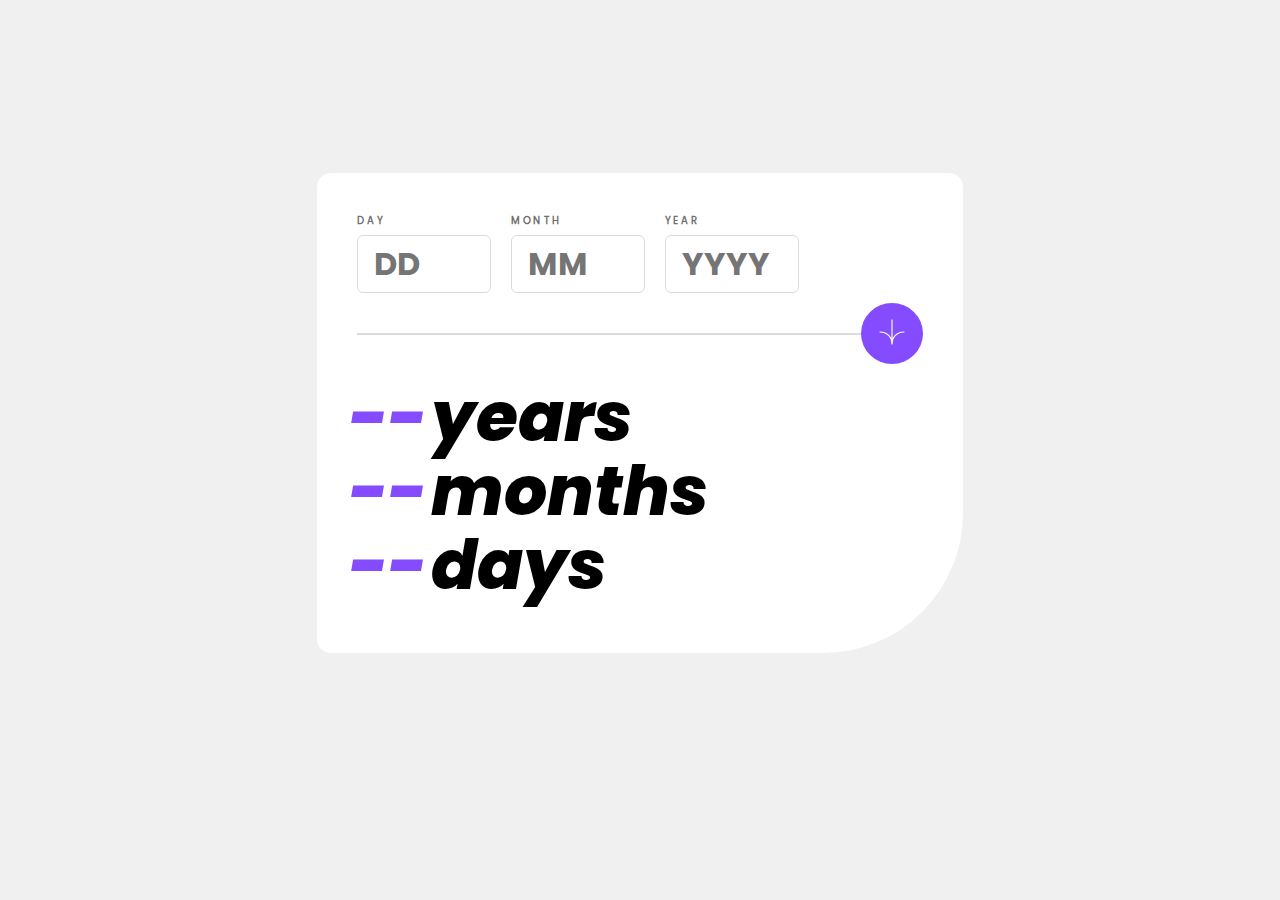
<file: age-calculator-app-main/index.html>
<!DOCTYPE html>
<html lang="en">
  <head>
    <meta charset="UTF-8" />
    <meta http-equiv="X-UA-Compatible" content="IE=edge" />
    <meta name="viewport" content="width=device-width, initial-scale=1.0" />
    <title>Age Calculator</title>
  </head>
  <link rel="stylesheet" href="index.css" />
  <body>
    <main>
      <section class="topArea">
        <section id="dobInputArea">
          <div class="dobInput">
            <label for="day">D A Y</label>
            <input type="text" name="day" id="Day" placeholder="DD"/>
            <label id="dayTargeted"></label>
          </div>
          <div class="dobInput">
            <label for="month">M O N T H</label>
            <input type="text" name="month" id="Month" placeholder="MM" />
            <label id="monthTargeted"></label>
          </div>
          <div class="dobInput">
            <label for="day">Y E A R</label>
            <input type="text" name="year" id="Year" placeholder="YYYY" />
            <label id="yearTargeted"></label>
          </div>
        </section>

        <section class="buttonElement">
          <button class="button">
            <img
              height="26px"
              width="26px"
              src="assets/images/icon-arrow.svg"
              alt="click"
            />
          </button>
        </section>
      </section>

      <section id="ageDisplay">
        <div class="ageValueAttribute">
          <p class="ageYearValue">--</p>
          <p class="ageAttribute">years</p>
        </div>
        <div class="ageValueAttribute">
          <p class="ageMonthValue">--</p>
          <p class="ageAttribute">months</p>
        </div>
        <div class="ageValueAttribute">
          <p class="ageDayValue">--</p>
          <p class="ageAttribute">days</p>
        </div>
      </section>
    </main>
    <script src="index.js"></script>
  </body>
</html>
</file>
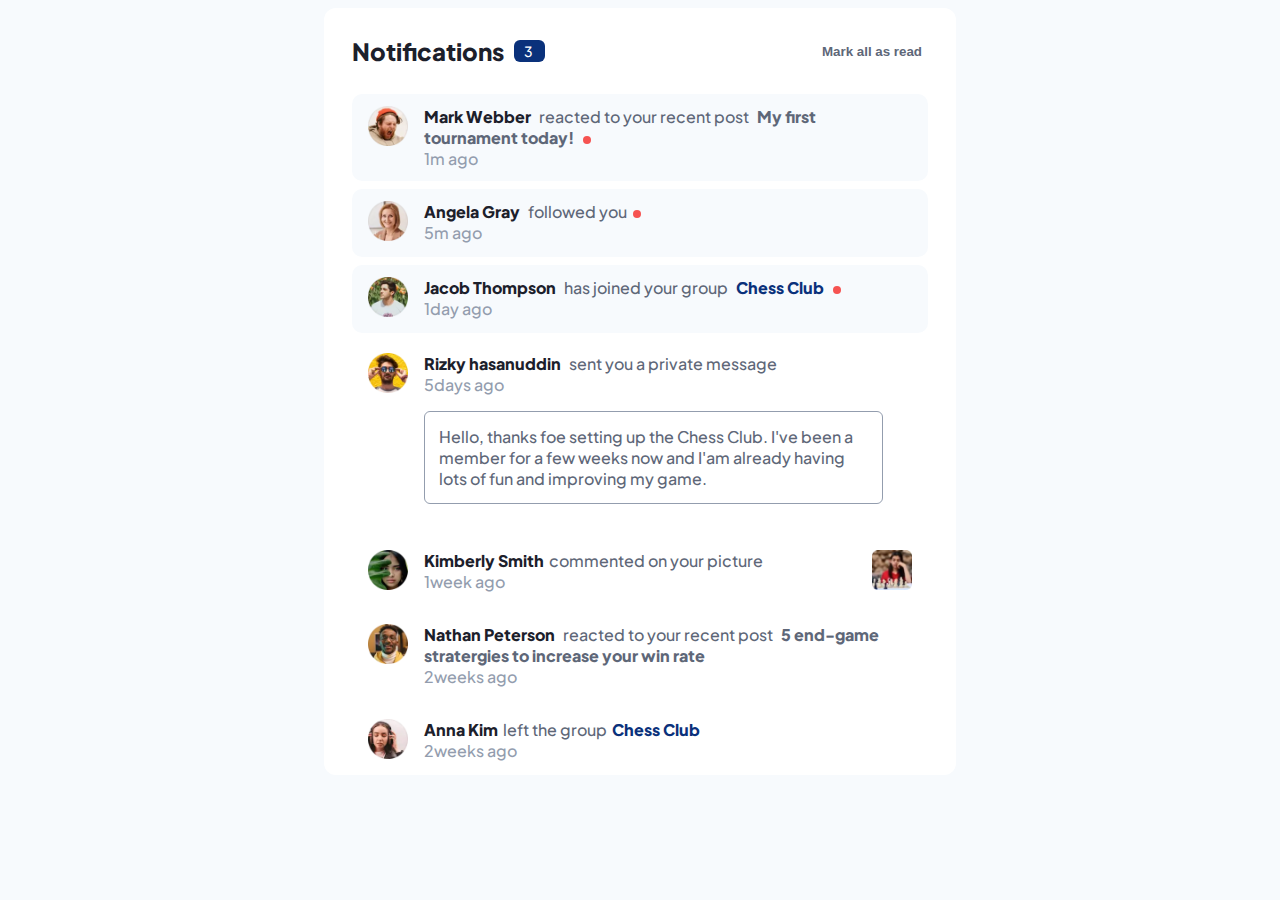
<file: notifications-page-main/index.html>
<!DOCTYPE html>
<html lang="en">
<head>
  <meta charset="UTF-8">
  <meta http-equiv="X-UA-Compatible" content="IE=edge">
  <meta name="viewport" content="width=device-width, initial-scale=1.0">
  <title>Notifications</title>
</head>
<link rel="stylesheet" href="index.css">
<body>
        <main>
          <section class="notification-information">
            <section class="notification-count">
              <p>Notifications</p>
              <div class="count">3</div>
            </section>
            <button>Mark all as read</button>
          </section>
          
          <section class="notification-box">
            
            <section class="notification dot">
              <section class="notification-image"><img src="assets/images/avatar-mark-webber.webp" alt=""></section>
              <section class="notification-content">
                <p class="notification-para"> <strong>Mark Webber</strong> reacted to your recent post <span >My first tournament today!</span> <span class="dotted"></span></p>
                <section class="notification-time">1m ago</section>
              </section>
            </section>

            <section class="notification dot">
              <section class="notification-image"><img src="assets/images/avatar-angela-gray.webp" alt=""></section>
              <section class="notification-content">
                <p class="notification-para"> <strong>Angela Gray</strong> followed you<span class="dotted"></span></p>
                <section class="notification-time">5m ago</section>
              </section>
            </section>

            <section class="notification dot">
              <section class="notification-image"><img src="assets/images/avatar-jacob-thompson.webp" alt=""></section>
              <section class="notification-content">
                <p class="notification-para"> <strong>Jacob Thompson</strong> has joined your group <span class="chess">Chess Club</span> <span class="dotted"></span></p>
                <section class="notification-time">1day ago</section>
              </section>
            </section>

            <section class="notification">
              <section class="notification-image"><img src="assets/images/avatar-rizky-hasanuddin.webp" alt=""></section>
              <section class="notification-content">
                <p class="notification-para"> <strong>Rizky hasanuddin</strong> sent you a private message</p>
                <section class="notification-time">5days ago</section>
                <section class="secret-message">
                  <p>Hello, thanks foe setting up the Chess Club. I've been a member for a few weeks now and I'am already 
                    having lots of fun and improving my game.
                  </p>
                </section>
              </section>
            </section>

            <section class="notification-chess">
              <section class="notification-image"><img src="assets/images/avatar-kimberly-smith.webp" alt=""></section>
              <section class="notification-content-chess">
                <section>
                  <p class="notification-para"> <strong>Kimberly Smith</strong>commented on your picture</p>
                  <section class="notification-time">1week ago</section>
                </section>
                <section>
                  <img src="assets/images/image-chess.webp" alt="">
                </section>

              </section>
            </section>

            <section class="notification">
              <section class="notification-image"><img src="assets/images/avatar-nathan-peterson.webp" alt=""></section>
              <section class="notification-content">
                <p class="notification-para"> <strong>Nathan Peterson</strong> reacted to your recent post <span >5 end-game stratergies to increase your win rate</span></p>
                <section class="notification-time">2weeks ago</section>
              </section>
            </section>

            <section class="notification">
              <section class="notification-image"><img src="assets/images/avatar-anna-kim.webp" alt=""></section>
              <section class="notification-content">
                <p class="notification-para"> <strong>Anna Kim</strong>left the group<span class="chess">Chess Club</span></p>
                <section class="notification-time">2weeks ago</section>
              </section>
            </section>

          </section>
        </main>
        <script src="index.js"></script>
</body>
</html>
</file>
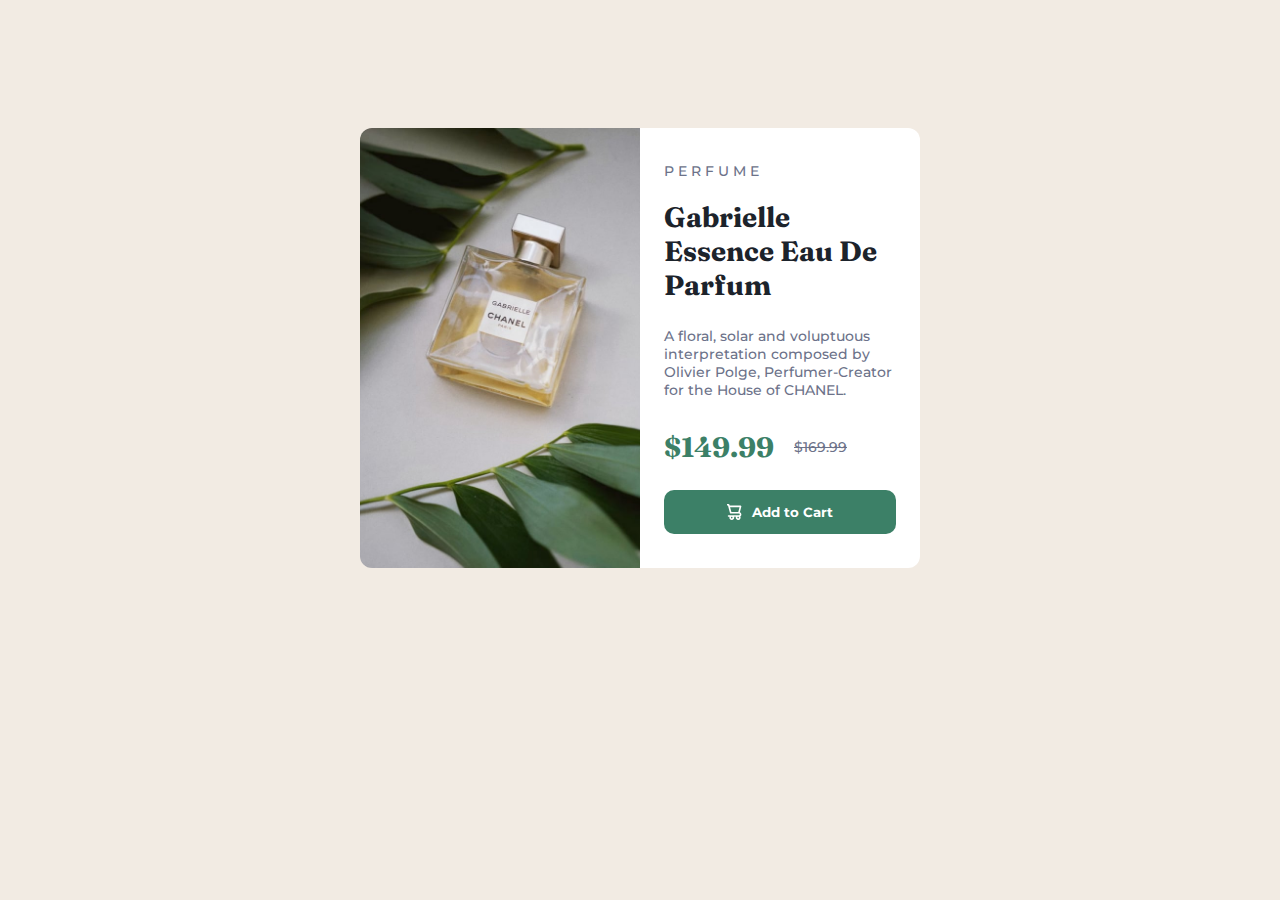
<file: product-preview-card-component-main/index.html>
<!DOCTYPE html>
<html lang="en">
<head>
  <meta charset="UTF-8">
  <meta http-equiv="X-UA-Compatible" content="IE=edge">
  <meta name="viewport" content="width=device-width, initial-scale=1.0">
  <title>Card Component</title>
  <link rel="stylesheet" href="index.css">
</head>
<body>
    <main>
      <section id="productImage"></section>
      <section id="productDescription">
        <p class="productHeading">P E R F U M E</p>
        <p class="productName">Gabrielle Essence Eau De Parfum</p>
        <div class="productDetails">

          <p class="productDetail">A floral, solar and voluptuous
            interpretation composed by Olivier Polge, 
            Perfumer-Creator for the House of CHANEL.</p>
        </div>
        <div class="productPrice">
          <p class="salePrice">$149.99</p>
           <p class="realPrice">$169.99</p>
        </div>
        <div class="productButton">
          <button>
            <img class="cartImage" src="images/icon-cart.svg" alt="cart">
            <p class="productAdd">Add to Cart</p>
          </button>
        </div>
      </section>
    </main>
</body>
</html>
</file>
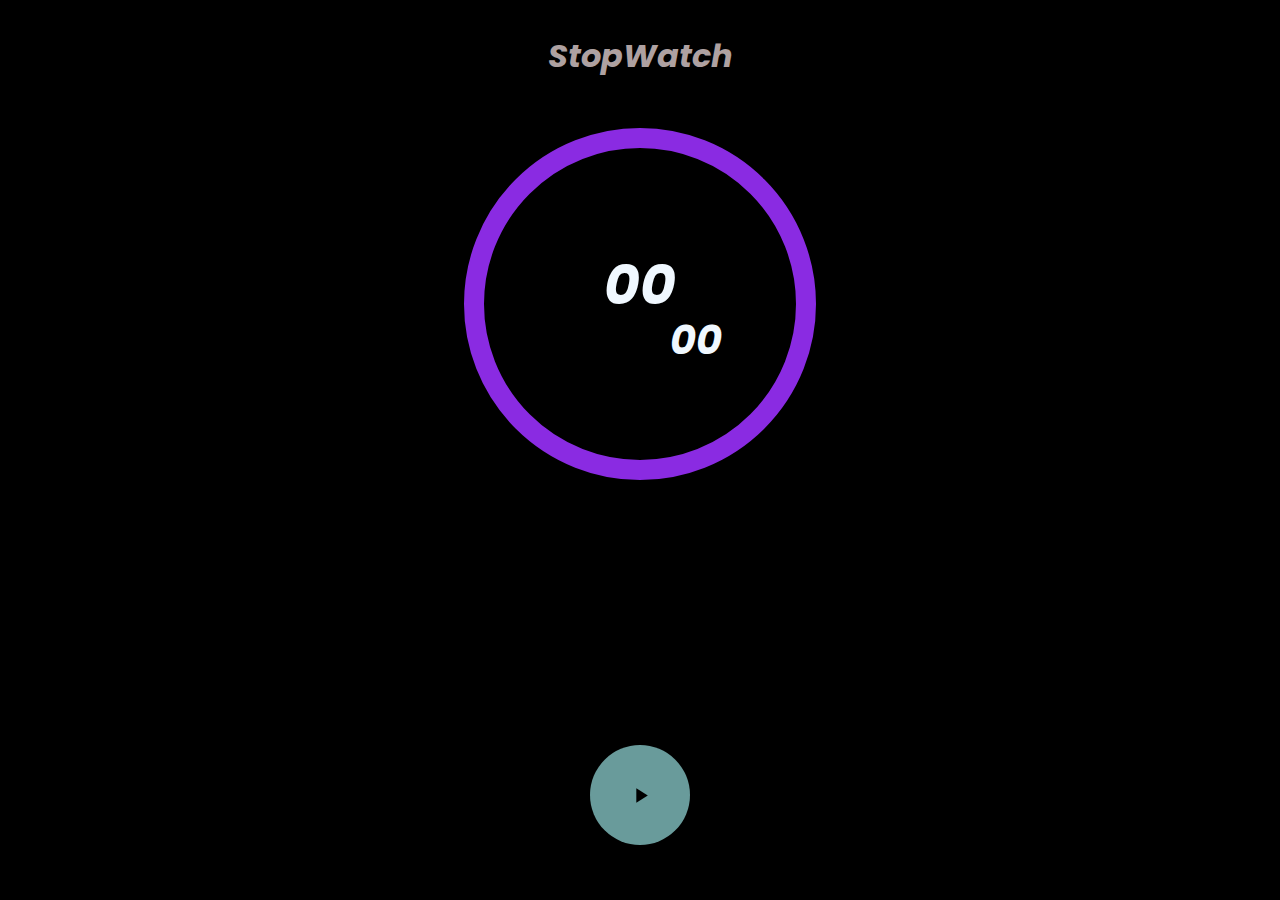
<file: stopwatch/index.html>
<!DOCTYPE html>
<html lang="en">
  <head>
    <meta charset="UTF-8" />
    <meta http-equiv="X-UA-Compatible" content="IE=edge" />
    <meta name="viewport" content="width=device-width, initial-scale=1.0" />
    <title>Stopwatch</title>
    <link rel="stylesheet" href="index.css" />
  </head>
  <body>

    <header>
      <p>StopWatch</p>
    </header>

    <main>
      <section class="running-timer">
        <section class="time">
          <section class="hour">
            <p class="zero-keeper">0</p>
            <p class="hourCount">00</p>
          </section>

          <p class="hourName">:</p>

          <section class="minute">
            <p class="zero-keeper">0</p>
            <p class="minuteCount">00</p>
          </section>

          <p class="minuteName">:</p>

          <section class="second">
            <p class="zero-keeper">0</p>
            <p class="secondCount">00</p>
          </section>
        </section>

        <section class="time-ms">
          <section class="ms">
            <p class="zero-keeper">0</p>
            <p class="msCount">0</p>
          </section>
        </section>
      </section>

      <section class="laps-display">
        <section class="overflow">
          <section class="numbering"></section>
          <section class="display-time">
            <section class="display-hour"></section>
            <section class="display-min"></section>
            <section class="display-sec"></section>
          </section>
        </section>
      </section>

      <section class="action">
        <section class="buttonChange resetArea">
          <button class="reset">
            <img
              height="25px"
              width="25px"
              src="icons/restart_alt_FILL1_wght400_GRAD0_opsz48.svg"
              alt=""
            />
          </button>
        </section>
        <section class="buttonChange">
          <button class="playPause">
            <img
              height="25px"
              width="25px"
              src="icons/play_arrow_FILL1_wght400_GRAD0_opsz48.svg"
              alt=""
            />
          </button>
          <button class="pause">
            <img
              height="25px"
              width="25px"
              src="icons/pause_FILL1_wght400_GRAD0_opsz48.svg"
              alt=""
            />
          </button>
        </section>
        <section class="buttonChange lapsArea">
          <button class="time-laps">
            <img
              height="25px"
              width="25px"
              src="icons/timer_FILL0_wght400_GRAD0_opsz48.svg"
              alt=""
            />
          </button>
        </section>
      </section>
    </main>
    <script src="index.js"></script>
  </body>
</html>
</file>
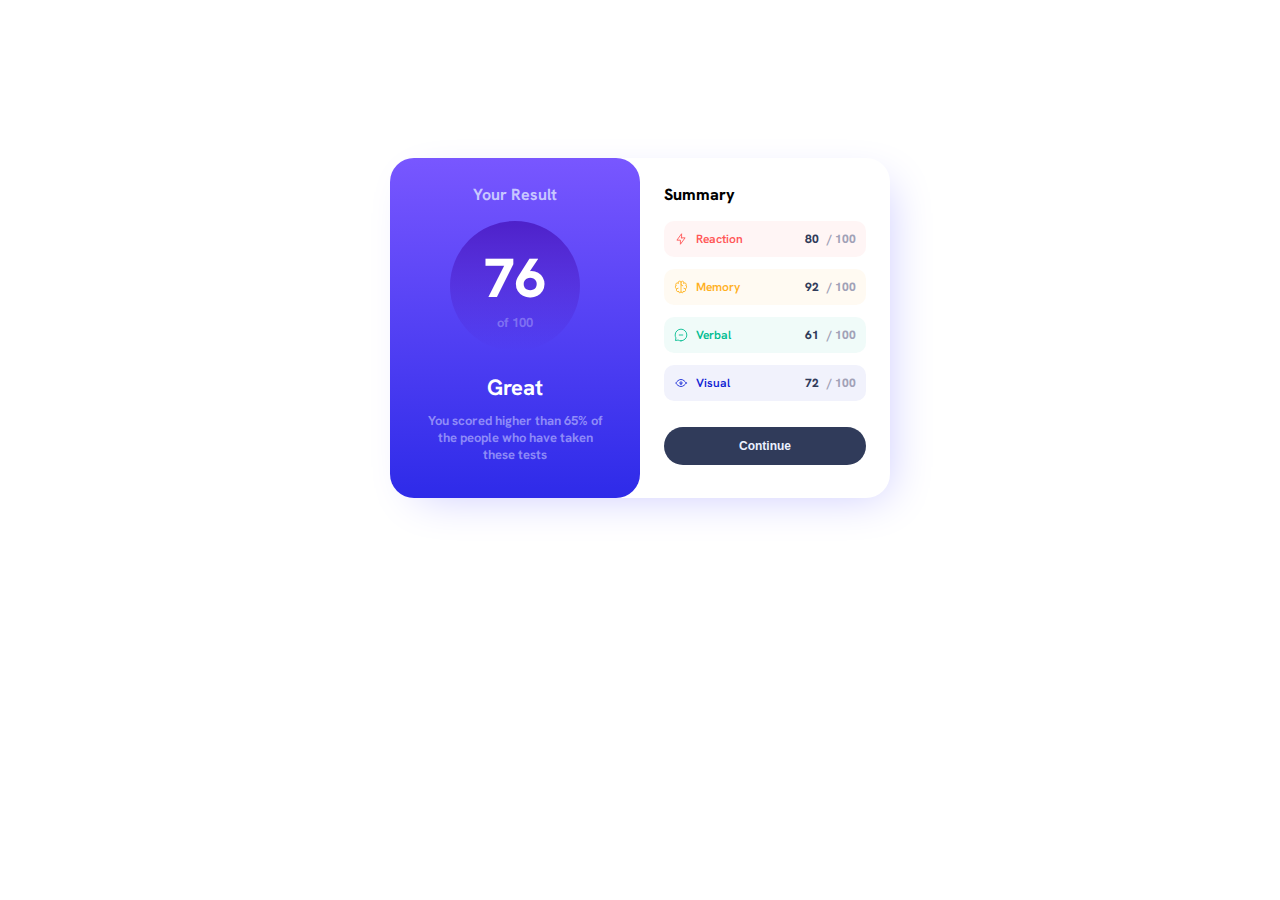
<file: results-summary-component-main/results-summary-component-main/index.html>
<!DOCTYPE html>
<html lang="en">
<head>
  <meta charset="UTF-8">
  <meta http-equiv="X-UA-Compatible" content="IE=edge">
  <meta name="viewport" content="width=device-width, initial-scale=1.0">
  <title>Results</title>
  <link rel="stylesheet" href="index.css">
</head>
<body>
<main>
             <section id="result">
              <p class="yourResult">Your Result</p>
              <div id="resultTotal">
                <p class="resultMarks">76</p>
                <p class="resultoutof">of 100</p>
              </div>
              <p class="resultRemark">Great</p>
              <p class="resultdetail">You scored higher than 65% of</p>
              <p class="resultdetail">the people who have taken</p>
              <p class="resultdetail">these tests</p>
             </section>

             <section id="summary">
              <p>Summary</p>
              <div class="specific reaction" >
                <div class="summaryName">
                  <img src="assets/images/icon-reaction.svg" alt="R">
                  <span>Reaction</span>
                </div>
                <div class="summaryMarks">
                  <span>80</span>
                  <span class="outof"> / 100</span>
                </div>
              </div>
              <div class="specific memory" >
                <div class="summaryName">
                  <img src="assets/images/icon-memory.svg" alt="R">
                  <span>Memory</span>
                </div>
                <div class="summaryMarks">
                  <span>92</span>
                  <span class="outof"> / 100</span>
                </div>
              </div>
              <div class="specific verbal" >
                <div class="summaryName">
                  <img src="assets/images/icon-verbal.svg" alt="R">
                  <span>Verbal</span>
                </div>
                <div class="summaryMarks">
                  <span>61</span>
                  <span class="outof"> / 100</span>
                </div>
              </div>
              <div class="specific visual" >
                <div class="summaryName">
                <img src="assets/images/icon-visual.svg" alt="R">
                <span>Visual</span>
              </div>
              <div class="summaryMarks">
                <span>72</span>
                <span class="outof"> / 100</span>
              </div></div>
              <div class="summaryButton">

                <button>Continue</button>
              </div>
             </section>

</main>             
</body>
</html>
</file>
<file: age-calculator-app-main/index.css>
:root{
  --White: hsl(0, 0%, 100%);
  --Offwhite: hsl(0, 0%, 94%);
  --Lightgrey: hsl(0, 0%, 86%);
  --Smokeygrey: hsl(0, 1%, 44%);
  --Offblack: hsl(0, 0%, 8%);
  --Purple: hsl(259, 100%, 65%);
  --Lightred: hsl(0, 100%, 67%);
  
}


@font-face {
  font-family: pop;
  src: url(assets/fonts/Poppins-Regular.ttf);
}
@font-face {
  font-family: popextrabold;
  src: url(assets/fonts/Poppins-ExtraBoldItalic.ttf);
}
@font-face {
  font-family: popbold;
  src: url(assets/fonts/Poppins-Bold.ttf);
}
@font-face {
  font-family: popitalic;
  src: url(assets/fonts/Poppins-Italic.ttf);
}


body{
  
  background-color: var(--Offwhite);
  height: 90vh;
  display: flex;
  justify-content: center;
  align-items: center;
}


main{
  /* width: %; */
  background-color: var(--White);
  border-radius: 14px 14px 140px 14px;
  
}


#dobInputArea{
  display: flex;
  gap:20px;
}


input{
  font-family: popbold;
  padding: 4px 16px 4px 16px;
  max-width:100px ;
  font-size: 32px;
  outline: none;
  border: 1px solid var(--Lightgrey);
  border-radius: 6px ;
}


#dayTargeted,#monthTargeted,#yearTargeted{
  font-weight: 500;
  font-family: popitalic;
  color: var(--Lightred);
}
input:hover,input:focus{
  border: 1px solid var(--Offblack);
}

label{
  font-family: pop;
  font-size: 10px;
  font-weight: 800;
  color: var(--Smokeygrey);
}


.dobInput{
  display: flex;
  flex-direction: column;
  gap: 6px;
}


.topArea{
  display: flex;
  border-bottom:2px solid var(--Lightgrey);
  margin:  40px 40px 0px 40px;
  padding-bottom: 34px;
}


.buttonElement{
  margin-left: 22px;
}


button:hover,button:focus{
  background-color: var(--Offblack);
}


button{
  position: relative;
  top:105%;
  padding: 16px 18px 16px 18px;
  border-radius: 100%;
  margin-left: 40px;
  background-color: var(--Purple);
  border: none;
}


#ageDisplay{
  font-family: popextrabold;
  font-size: 68px;
  display: flex;
  flex-direction: column;
  margin: 32px;
  padding-bottom:32px ;
}


.ageValueAttribute{
  display: flex;
  gap: 4px;
  margin-bottom: -28px ;
}


.ageValueAttribute p{
  margin: 0px;
}


.ageYearValue,.ageMonthValue,.ageDayValue{
  color: var(--Purple);
}




@media(width<680px){

  button{
      position: absolute;
      top: 80%;
      left: 41%;
      margin: 0px;
  }

  main{
      width: 90%;
      margin:  auto;
      border-radius: 18px 18px 90px 18px;
  }

  input{
      font-size: 20px;
      width:70%;
      padding: 8px 12px 8px 12px;
      border-radius: 6px;

  }
  #dobInputArea{
      padding-bottom: 30px;
      gap: 12px;
      justify-content: space-around;
  }

  .dobInput{
      display: flex;
  }

  .topArea{
      position: relative;
      display: block;
      margin: 40px 24px 0px 24px;
      padding-bottom: 30px;
  }

  label{
      font-size: 12px;
  }

  #ageDisplay{
      padding-bottom: 20px;
      font-size: 55px;
      margin: 55px 0px 40px 24px;
  }
  .ageValueAttribute{
    margin-bottom: -20px;
  }  

}




@media(width<375px){
  input{
      font-size: 16px;
      width:50px;
      padding: 6px 8px 6px 8px;
      border-radius: 6px;
  }
  main{
    width: 100%;
  }
  #dobInputArea{
      padding-bottom: 20px;
      gap: 2px;
      justify-content: space-around;
  }

  button{
      left:37%;
  }

  #ageDisplay{
    padding-bottom: 12px;
      font-size:42px ;
  }
  .ageValueAttribute{
    margin-bottom: -10px;
  }  
  

}
</file>
<file: notifications-page-main/index.css>
:root{
   --White: hsl(0, 0%, 100%);
   --Verylightgrayishblue: hsl(210, 60%, 98%);
   --Lightgrayishblue1: hsl(211, 68%, 94%);
   --Lightgrayishblue2: hsl(205, 33%, 90%);
   --Grayishblue: hsl(219, 14%, 63%);
   --Darkgrayishblue: hsl(219, 12%, 42%);
   --Verydarkblue: hsl(224, 21%, 14%);
   --Red: hsl(1, 90%, 64%);
   --Blue: hsl(219, 85%, 26%);
}

@font-face {
    font-family:plus ;
    src: url(assets/fonts/PlusJakartaSans-VariableFont_wght.ttf);
}

body{
    font-family: plus;
    font-weight: 500;
    font-size: 16px;
    background-color: var(--Verylightgrayishblue);
    display: flex;
    justify-content: center;
    align-items: center;
}
main{
    color: var(--Darkgrayishblue);
    width: 50%;
    background-color: var(--White);
    border-radius: 12px;
    /* margin-top: 100px; */
    /* margin: auto; */
    
}
.notification-information{
    display: flex;
    justify-content: space-between;
    align-items: center;
    margin: 28px 28px 28px 28px;
}
.notification-count{
    display: flex;
    justify-content: center;
    align-items: center;
    gap: 10px;
}
.notification-count div{
    background-color: var(--Blue);
    padding: 2px 12px 2px 10px;
    font-weight: 500;
    color: var(--White);
    font-size: 14px;
    border-radius: 6px;
}

.notification-count >p{
    font-size: 24px;
    color: var(--Verydarkblue);
    font-weight: 800;
    margin: 0px;
}

button:hover{
    color: var(--Blue);
}

.dotted{
    display: inline-block;
    height: 8px;
    width: 3px;
    border-radius: 50%;
    margin-left: 6px;
    /* margin-bottom: 1px; */
    background-color:var(--Red);
}

button{
    background-color: var(--White);
    outline: none;
    border: none;
    color: var(--Darkgrayishblue);
    font-weight: 600;
}
.notification-box{
    display: flex;
    flex-direction: column;
    gap: 8px;
    margin: 12px 28px 0px 28px;
}
.notification{
    display: flex;
    gap: 16px;
    padding: 12px 16px 12px 16px;
    border-radius: 10px;
    
}
.notification-image img{
    height: 40px;
    width: 40px;
}
.secret-message p{
    border: 1px solid var(--Grayishblue);
    width: 88%;
    border-radius: 6px;
    padding: 14px;
}

.secret-message p:hover{
    background-color: var(--Lightgrayishblue1);
}

.notification-content-chess{
    display: flex;
    /* position: relative; */
    /* justify-content: space-between; */
}
.notification-chess{
    display: flex;
    position: relative;
    gap: 16px;
    /* align-items: center; */
    padding: 10px 64px 10px 16px;
    /* border: 1px solid; */
    border-radius: 10px;
}
.notification-content-chess section img{
    position: absolute;
    right: 16px;
    /* align-items: center; */
}


.notification-content-chess img{
    height: 40px;
    width: 40px;
}

strong{
    font-weight: 800;
    padding-right: 5px;
    color: var(--Verydarkblue);
}
strong:hover,strong:focus{
    color: var(--Blue);
}
span{
    padding-left: 5px;
    color: var(--Darkgrayishblue);
    font-weight: 800;
}

span:hover{
    color: var(--Blue);
}

.chess{
    font-weight: 800;
    color: var(--Blue);
}

.notification-content{
    display: flex;
    flex-direction: column;
}

.notification-para{
    margin: 0px;
}

.notification-time{
    color: var(--Grayishblue);
}
.dot{
    background-color: var(--Verylightgrayishblue);
}


@media(width<1200px){
    main{
        width: 70%;
    }
}

@media(width<600px){
    body{
        margin: 0px;
        align-items: start;
    }
    main{
        font-size: 12px;
        width: 100%;
        /* margin: auto */
        ;
    }
    .notification-box{
        margin: 24px 14px 2px 14px;
    }
    .notification-information{
        margin: 24px 14px 10px 14px ;
    }
    .notification-information p{
        font-size: 18px;

    }
}
</file>
<file: product-preview-card-component-main/index.css>
:root{
    --height:440px;
    --width:280px;
    --Darkcyan: hsl(158, 36%, 37%);
    --Cream: hsl(30, 38%, 92%);
    --Verydarkblue: hsl(212, 21%, 14%);
    --Darkgrayishblue: hsl(228, 12%, 48%);
    --White: hsl(0, 0%, 100%);
}
@font-face {
    font-family: Monster;
    src: url(fonts/Montserrat/Montserrat-VariableFont_wght.ttf);
}
@font-face {
    font-family: fraunce;
    src: url(fonts/Fraunces/Fraunces-VariableFont_SOFT_WONK_opsz_wght.ttf);
}
body{
    display: flex;
    justify-content: center;
    align-items:center;
    background-color: var(--Cream);
}
main{
    display: flex;
    justify-content: center;
    align-items: center;
    margin:120px 10px 0px 10px;
    font-size: 14px;
    font-weight: 500;

}
#productImage{
    height: var(--height);
    width: var(--width);
    background-image: url(images/image-product-desktop.jpg);
    background-position: center;
    background-size:cover;
    border-radius: 12px 0px 0px 12px;
}
#productDescription{
    height: var(--height);
    width:var(--width);
    display: flex;
    flex-direction: column;
    justify-content: center;
    font-family: Monster;
    border-radius: 0px 12px 12px 0px;
    background-color: var(--White);
    
}
#productDescription>*{
    margin-left: 24px;
    margin-right: 24px;
    margin-top: 10px;
    margin-bottom: 10px;

}
.productHeading{
    color: var(--Darkgrayishblue);

}
.productName{
    font-family: fraunce;
    font-size: 28px;
    font-weight: 700;
    color: var(--Verydarkblue);
}
.productDetail{
    font-style:normal;
    color: var(--Darkgrayishblue);
    margin-top: 5px;
    margin-bottom: 5px;
}
.productPrice{
    display: flex;
    justify-content: start;
    align-items: center;
    gap: 20px;
}
.salePrice{
    font-size: 28px;
    font-weight: 700;
    font-family: fraunce;
    margin:0%;
    color: var(--Darkcyan);
}
.realPrice{
    text-decoration: line-through;
    color: var(--Darkgrayishblue);
}
.productButton{
    display: flex;
    justify-content: center;
    align-items: center;
}
button{
    font-family: Monster;
    font-weight: 700;
    color: var(--White);
    display: flex;
    justify-content: center;
    align-items: center;
    gap: 10px;
    width: 100%;
    border-radius: 10px;
    background-color: var(--Darkcyan);
    border: none;
}
button:hover{
    background-color: hsl(161, 48%, 15%);;
}

@media(width<575px) {
    main{
        flex-direction: column;
        margin: 28px 12px 28px 12px;

    }
    #productImage{
        background-image: url(images/image-product-mobile.jpg);
        background-position: center;
        background-size:cover;
        background-repeat: no-repeat;
        height: 220px;
        width: 100%;
        border-radius: 10px 10px 0px 0px;
    }
    #productDescription{
        width: 100%;
        height: 360px;
        /* height:100%; */
        border-radius: 0px 0px 10px 10px;
    }
    #productDescription>*{
        margin-top: 6px;
        margin-bottom: 6px;
    }
    .productDetails{
        display: flex;
        flex-wrap: wrap;
        text-justify:inter-word;
    }
}
</file>
<file: stopwatch/index.css>
@font-face {
  font-family: popins;
  src: url(fonts/Poppins-Regular.ttf);
}
@font-face {
  font-family: popinsBold;
  src: url(fonts/Poppins-BoldItalic.ttf);
}

header{
  position: absolute;
  color: rgb(174, 161, 161);
  top: 0%;
  font-size: 32px;
  font-family: popinsBold;
  
}

body {
  display: flex;
  justify-content: center;
  align-items: center;
  height: 100%;
  font-size: 55px;
  font-family: popins;
  background-color: black;
}

main {
  width: 80vw;
  height: 100%;
  color: aliceblue;
  background-color: black;
  display: flex;
  flex-direction: column;
  justify-content: center;
  align-items: center;
  padding: 20px;
}

.time {
  font-family: popinsBold;
  display: flex;
  align-items: center;
}

.time p {
  margin-top: 0px;
  margin-bottom: 0px;
}

.hour,
.minute,
.second {
  height: 72px;
  width: 72px;
  display: flex;
  justify-content: center;
  align-items: center;
}

.running-timer {
  height: 192px;
  width: 192px;
  display: flex;
  flex-direction: column;
  justify-content: center;
  align-items: center;
  border: 20px solid blueviolet;
  padding: 60px;
  border-radius: 50%;
  margin-top: 100px;
}

.time-ms,
.ms {
  display: flex;
  justify-content: end;
  align-items: center;
  font-size: 40px;
  height: 40px;
  font-family: popinsBold;
  width: 85%;
}

.laps-display {
  font-size: 20px;
  display: flex;
  flex-direction: column;
  gap: 20px;
}

.laps-display > section {
  display: flex;
  gap: 6px;
  justify-content: center;
  /* border-radius: 0px 0px 25px 25px; */
  
}

.numbering {
  font-size: 16px;
  margin: 8px;
  display: flex;
  flex-direction: column;
  height: 25vh;
}

.overflow {
  display: flex;
  /* height: 4vh; */
  justify-content: center;
  overflow: hidden;
  overflow-y: scroll;
  scrollbar-width: none;
}

.numbering p {
  margin-top: 0px;
  margin-bottom: 0px;
}

.overflow::-webkit-scrollbar {
  display: none;
}

.display-time {
  font-size: 16px;
  display: flex;
  height: 25vh;
  justify-content: center;
}

.display-time section {
  margin: 8px;
}

.display-time section p {
  margin-top: 0px;
  margin-bottom: 0px;
}

.action {
  display: flex;
  position: absolute;
  bottom: 5%;
  backdrop-filter: blur(0.55px);
}

.action section {
  display: flex;
  justify-content: center;
  align-items: center;
  height: 120px;
  width: 140px;
  
}

.buttonChange{
  background-color: rgba(0, 0, 0, 0.295);
}

.playPause
{
  position: relative;
  border-radius: 50%;
  height: 100px;
  width: 100px;
  border: none;
  background-color: rgb(105, 155, 155);
  
}

.buttonChange button {
  display: flex;
  justify-content: center;
  align-items: center;
}

.pause {
  position: relative;
  height: 100px;
  width: 100px;
  border-radius: 50%;
  font-size: 32px;
  border: none;
  background-color: rgb(105, 155, 155);
}

.reset,
.time-laps {
  height: 60px;
  width: 60px;
  border-radius: 50%;
  border: none;
  background-color: rgb(138, 106, 169);
}


@media(width<450px){
  .action .resetArea,.action .lapsArea{
    width: 90px;
  }
}


@media (width<350px) {
  body {
    font-size: 35px;
  }
  .ms {
    font-size: 35px;
    font-family: popinsBold;
  }
  .running-timer {
    padding: 20px;
  }
  .action section {
    width: 120px;
    height: 100px;
  }
  .action .resetArea,.action .lapsArea{
    width: 70px;
  }

  .playPause {
    height: 100px;
    width: 100px;
    border-radius: 50%;
  }
  .pause {
    height: 100px;
    width: 100px;
  }
  .reset,
  .time-laps {
    height: 50px;
    width: 50px;
  }
}
</file>
<file: results-summary-component-main/results-summary-component-main/index.css>
:root{
    --height:340px;
    --width:250px;
    --White: hsl(0, 0%, 100%);
--Paleblue: hsl(221, 100%, 96%);
--Lightlavender: hsl(241, 100%, 89%);
--Darkgrayblue: hsl(224, 30%, 27%);
--Lightred: hsl(0, 100%, 67%);
--Orangeyyellow: hsl(39, 100%, 56%);
--Greenteal: hsl(166, 100%, 37%);
--Cobaltblue: hsl(234, 85%, 45%);
}
@font-face{
    font-family: custom1;
    src: url(assets/fonts/HankenGrotesk-VariableFont_wght.ttf);
}
body{
    display: flex;
    justify-content: center;
}
main{
        font-family: custom1;
        display: flex;
        /* flex-direction: column; */
        justify-content: center;
        align-items: center;
        margin-top: 150px;
        border-radius: 24px;
        box-shadow:12px 12px 46px -15px  var(--Lightlavender);
}

#result{
    /* border: 2px solid; */
    
    border-radius: 24px;
    height: var(--height);
    width: var(--width);
    display:flex;
    flex-direction: column;
    align-items: center;
    background-image:linear-gradient(hsl(252, 100%, 67%),hsl(241, 81%, 54%)) ;

}
.yourResult{
    margin-top: 26px;
    font-size: 16px;
    font-weight: 700;
    color: var(--Lightlavender);
}
#resultTotal{
    height: 80px;
    width: 80px;
    padding: 25px;
    border-radius: 50%;
    display: flex;
    flex-direction: column;
    justify-content: center;
    align-items: center;
    background-image: linear-gradient(hsla(256, 72%, 46%, 1),hsla(241, 72%, 46%, 0));
}
.resultMarks{
    font-size: 55px;
    font-weight: 800;
    margin: 0px;
    color: var(--White);
}
.resultoutof{
    margin: 0px;
    font-size: 13px;
    font-weight: 700;
    color:hsla(241, 100%, 89%,0.4) ;
}
.resultdetail{
    font-size: 13px;
    font-weight: 700;
    margin: 0px;
    color:hsla(241, 100%, 89%,0.6);
}
.resultRemark{
    font-weight: 700;
    font-size: 22px;
    color: var(--White);
    margin-bottom: 10px;
}

#summary{
        height: var(--height);
        width: var(--width);
        border-radius: 0px 24px 24px 0px;
        display: flex;
        flex-direction: column;
        /* justify-content: center; */
        /* align-items: center; */
        /* margin: 54px; */

    
}
#summary >p{
    font-weight: 800;
    margin-left: 24px;
    margin-top: 26px;
}

.specific{
    font-size: 12px;
    display: flex;
    justify-content: space-between;
    align-items: center;
    margin-left: 24px;
    margin-right: 24px;
    margin-bottom: 12px;
    padding: 10px;
    border-radius: 10px;
}    
.summaryName img{
    height: 14px;
    width: 14px;
}
.specific div{
    display: flex;
    justify-content: center;
    align-items: center;
    gap: 8px;
}
.summaryButton{
    margin-left: 24px;
    margin-right: 24px;
}
button{
    margin: auto;
    margin-top: 14px;
    /* position: absolute; */
    width: 100%;
    text-align: center;
    padding: 12px;
    font-size: 12px;
    font-weight: 700;
    color: var(--Paleblue);
    background-color: var(--Darkgrayblue);
    border: none;
    border-radius: 24px;
    
}
button:hover{
    background-image:linear-gradient(hsl(252, 100%, 67%),hsl(241, 81%, 54%)) ;
}
.summaryName{
    font-weight: 600;
}
.summaryMarks{
    font-weight: 800;
    color: var(--Darkgrayblue);
}

    

.outof{
    font-weight: 800;
    color:rgb(161, 161, 183)
}
.reaction .summaryName span{
    color: var(--Lightred);
}
.reaction{
    background-color: hsla(0, 100%, 67%,0.06);
}
.memory .summaryName span{
    color: var(--Orangeyyellow);
}
.memory{
    background-color:hsla(39, 100%, 56%,0.06) ;
}
.verbal .summaryName span{
    color: var(--Greenteal);
}
.verbal{
    background-color: hsla(166, 100%, 37%,0.06);
}
.visual .summaryName span{
    color: var(--Cobaltblue);
}
.visual{
    background-color:hsla(234, 85%, 45%,0.06) ;
}

@media (width<550px) {
    body{
        margin: 0px;
    }
    main{
        flex-direction: column;
        width: 100%;
        margin: 0px;

    }
    #result{
       width:100%;
       border-radius: 0px 0px 24px 24px;
    }
    #summary{
        width: 100%;
    }
    button{
        width: 100%;
        padding: 16px;
    }
    
}
</file>
